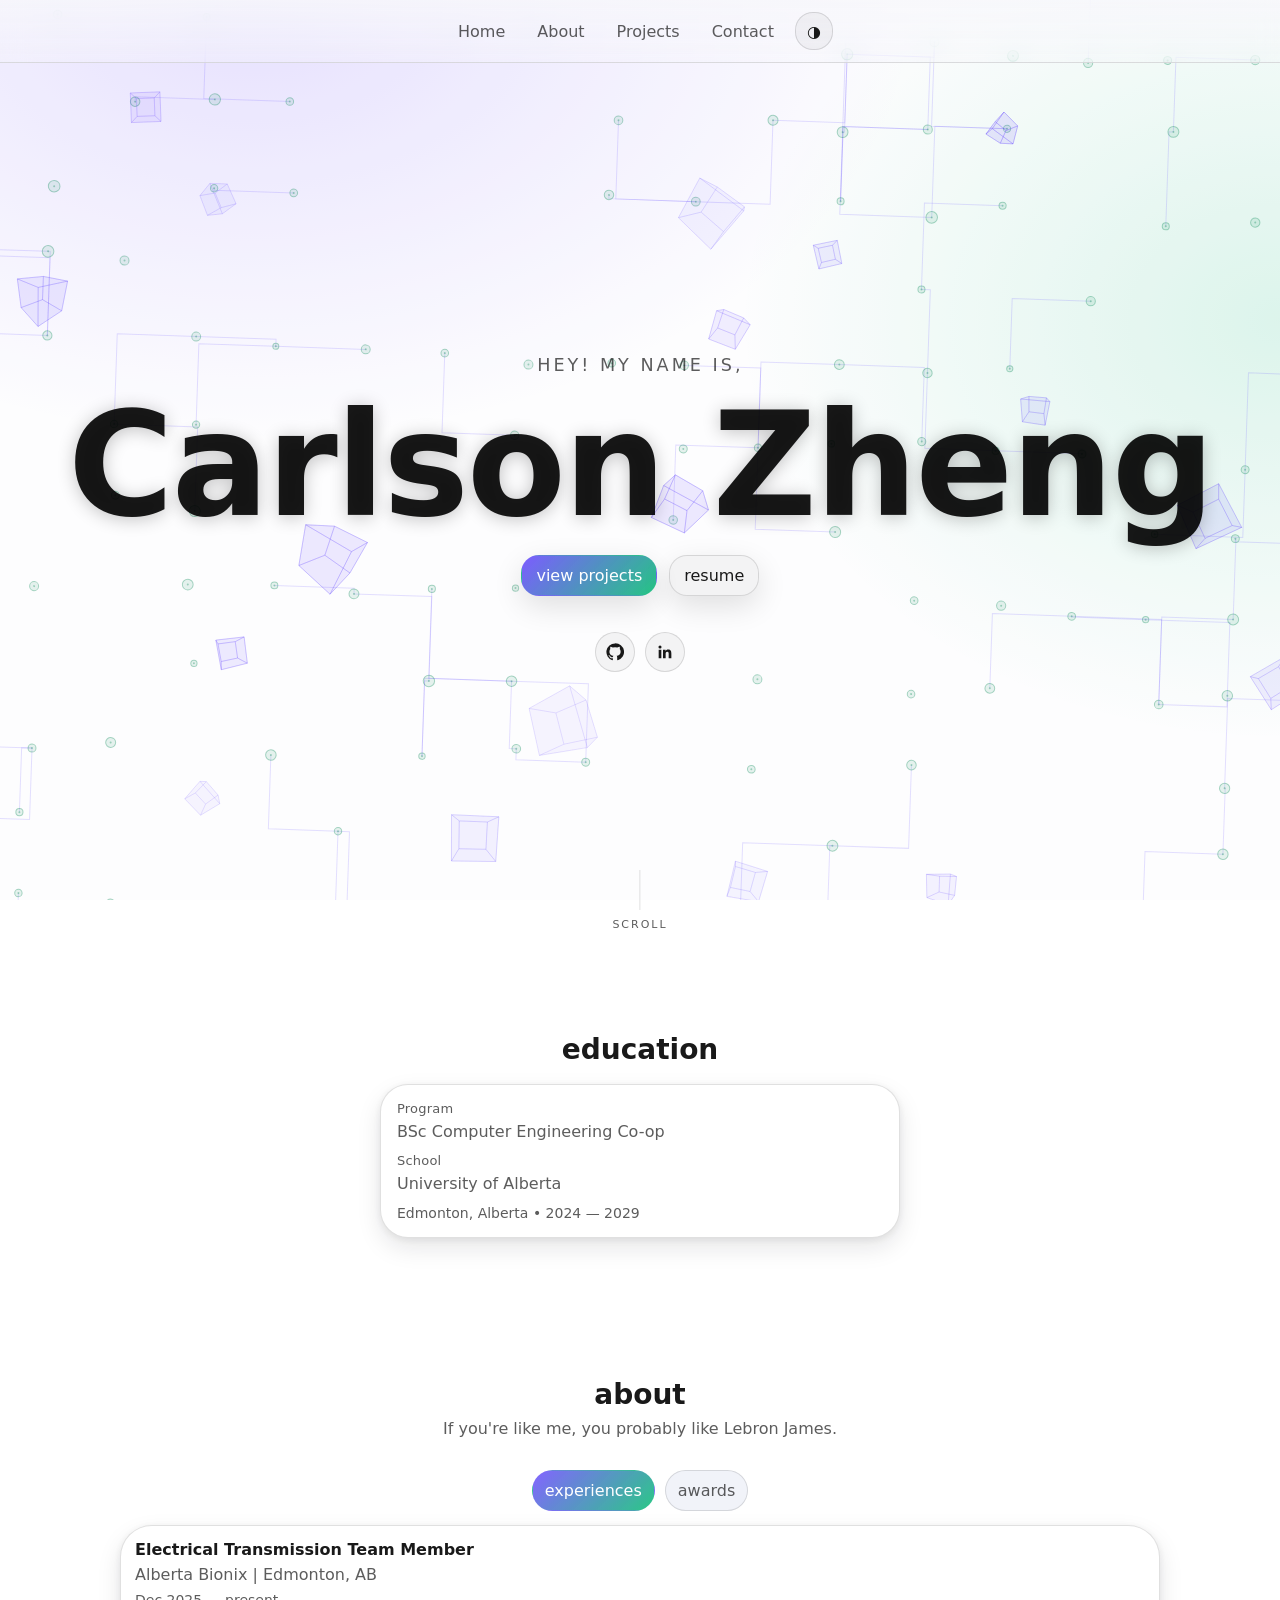
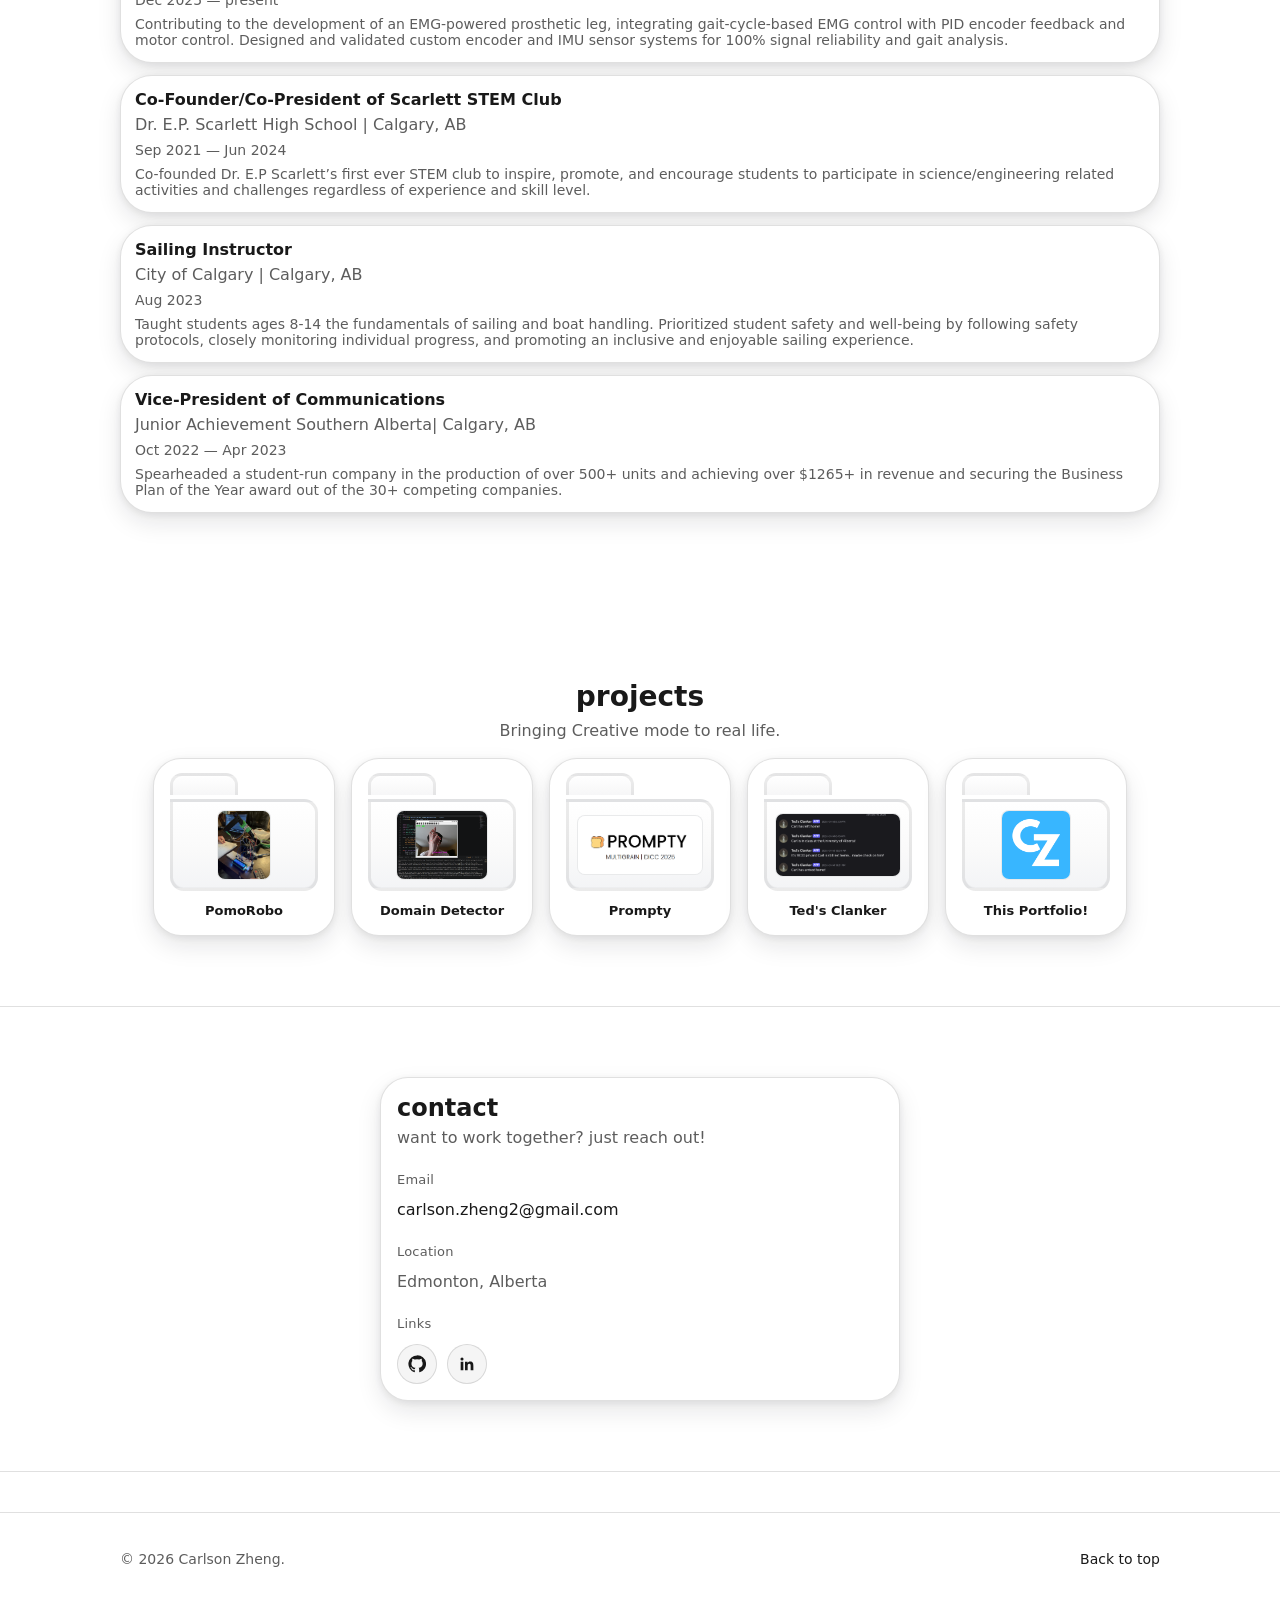
<file: index.html>
<!doctype html>
<html lang="en" data-theme="light">
  <head>
    <meta charset="UTF-8" />
    <meta name="viewport" content="width=device-width, initial-scale=1.0" />
    <meta name="description" content="Personal portfolio: projects, experience, and about." />
    <title>Carlson Zheng</title>
    <link rel="icon" href="./assets/logo.png" type="image/png" />
    <link rel="alternate icon" href="./assets/logo.png" type="image/svg+xml" />
    <link rel="stylesheet" href="./styles.css" />
  </head>
  <body>
    <a class="skip-link" href="#main">Skip to content</a>

    <canvas id="pcbCanvas"></canvas>

    <header class="site-header">
      <div class="container header-inner">
        <nav class="nav" aria-label="Primary">
          <a class="nav-link" href="#home">Home</a>
          <a class="nav-link" href="#about">About</a>
          <a class="nav-link" href="#projects">Projects</a>
          <a class="nav-link" href="#contact">Contact</a>
          <button id="themeToggle" class="icon-button press-btn" type="button" aria-label="Toggle theme">
            <span aria-hidden="true" id="themeIcon">◐</span>
          </button>
        </nav>
      </div>
    </header>

    <main id="main" class="site-main">
      <section id="home" class="hero hero-fullscreen">
        <div class="hero-name-wrap" id="heroNameWrap">
          <p class="kicker" id="heroKicker">portfolio</p>
          <h1 class="hero-name" id="heroName">your name</h1>
          <div class="hero-actions">
            <a class="button primary press-btn" href="#projects">view projects</a>
            <a class="button press-btn" id="resumeButton" href="./resume.html" target="_blank" rel="noreferrer">resume</a>
          </div>
          <div class="hero-links" id="heroLinks" aria-label="Social links"></div>
        </div>
        <div class="scroll-hint" aria-hidden="true">
          <span class="scroll-hint-line"></span>
          <span class="scroll-hint-text">scroll</span>
        </div>
      </section>

      <section id="education" class="section section-reveal">
        <div class="container">
          <div class="section-head reveal-card">
            <h2>education</h2>
          </div>
          <section class="card edu-box reveal-card" aria-label="Education">
            <div class="stack">
              <div>
                <p class="label" style="margin:0 0 6px 0">Program</p>
                <p class="muted" id="eduProgram" style="margin:0">—</p>
              </div>
              <div>
                <p class="label" style="margin:0 0 6px 0">School</p>
                <p class="muted" id="eduSchool" style="margin:0">—</p>
              </div>
              <div class="stack" style="gap:6px">
                <p class="muted small" id="eduMeta" style="margin:0">—</p>
              </div>
            </div>
          </section>
        </div>
      </section>

      <section id="about" class="section section-reveal">
        <div class="container">
          <div class="section-head reveal-card">
            <h2>about</h2>
            <p class="muted" id="aboutSubtitle"></p>
          </div>
          <section class="mini-block reveal-card" aria-label="About me">
            <p class="mini-text" id="aboutMeText"></p>
          </section>
          <div class="tabs reveal-card" role="tablist" aria-label="About tabs">
            <button class="tab is-active press-btn" type="button" role="tab" aria-selected="true" aria-controls="tabExp" id="tabExpBtn">
              experiences
            </button>
            <button class="tab press-btn" type="button" role="tab" aria-selected="false" aria-controls="tabAwards" id="tabAwardsBtn">
              awards
            </button>
          </div>
          <div class="tab-panels">
            <div class="tab-panel" role="tabpanel" id="tabAwards" aria-labelledby="tabAwardsBtn">
              <div class="stack" id="awardsList"></div>
            </div>
            <div class="tab-panel is-active" role="tabpanel" id="tabExp" aria-labelledby="tabExpBtn">
              <div class="stack" id="expList"></div>
            </div>
          </div>
        </div>
      </section>

      <section id="projects" class="section section-reveal">
        <div class="container">
          <div class="section-head reveal-card">
            <h2>projects</h2>
            <p class="muted">Bringing Creative mode to real life.</p>
          </div>
          <div class="grid projects-folder-grid" id="projectsGrid" aria-live="polite"></div>
        </div>
      </section>

      <section id="contact" class="section alt section-reveal">
        <div class="container">
          <div class="card contact-compact reveal-card">
            <div class="stack">
              <div class="contact-compact-top">
                <h2 style="margin:0">contact</h2>
                <p class="muted" style="margin:0">want to work together? just reach out!</p>
              </div>
              <div>
                <p class="label">Email</p>
                <a id="emailLink" class="link" href="mailto:you@example.com">you@example.com</a>
              </div>
              <div>
                <p class="label">Location</p>
                <p id="locationText" class="muted" style="margin:0">Your City</p>
              </div>
              <div>
                <p class="label">Links</p>
                <div id="contactLinks" class="contact-links"></div>
              </div>
            </div>
          </div>
        </div>
      </section>
    </main>

    <footer class="site-footer">
      <div class="container footer-inner">
        <p class="muted small">
          © <span id="year"></span> <span id="footerName">Your Name</span>.
        </p>
        <a class="muted small link" href="#main">Back to top</a>
      </div>
    </footer>

    <dialog class="modal" id="projectModal" aria-label="Project details">
      <div class="modal-inner">
        <button class="modal-close press-btn" id="modalClose" type="button" aria-label="Close">×</button>
        <div class="stack">
          <h3 id="modalTitle" style="margin:0">Project</h3>
          <p id="modalDesc" class="muted" style="margin:0"></p>
          <div id="modalTags" class="chip-row"></div>
          <div id="modalHighlights" class="muted"></div>
          <div id="modalLinks" class="contact-links"></div>
        </div>
      </div>
    </dialog>

    <script src="./app.js?v=5" type="module"></script>
  </body>
</html>
</file>
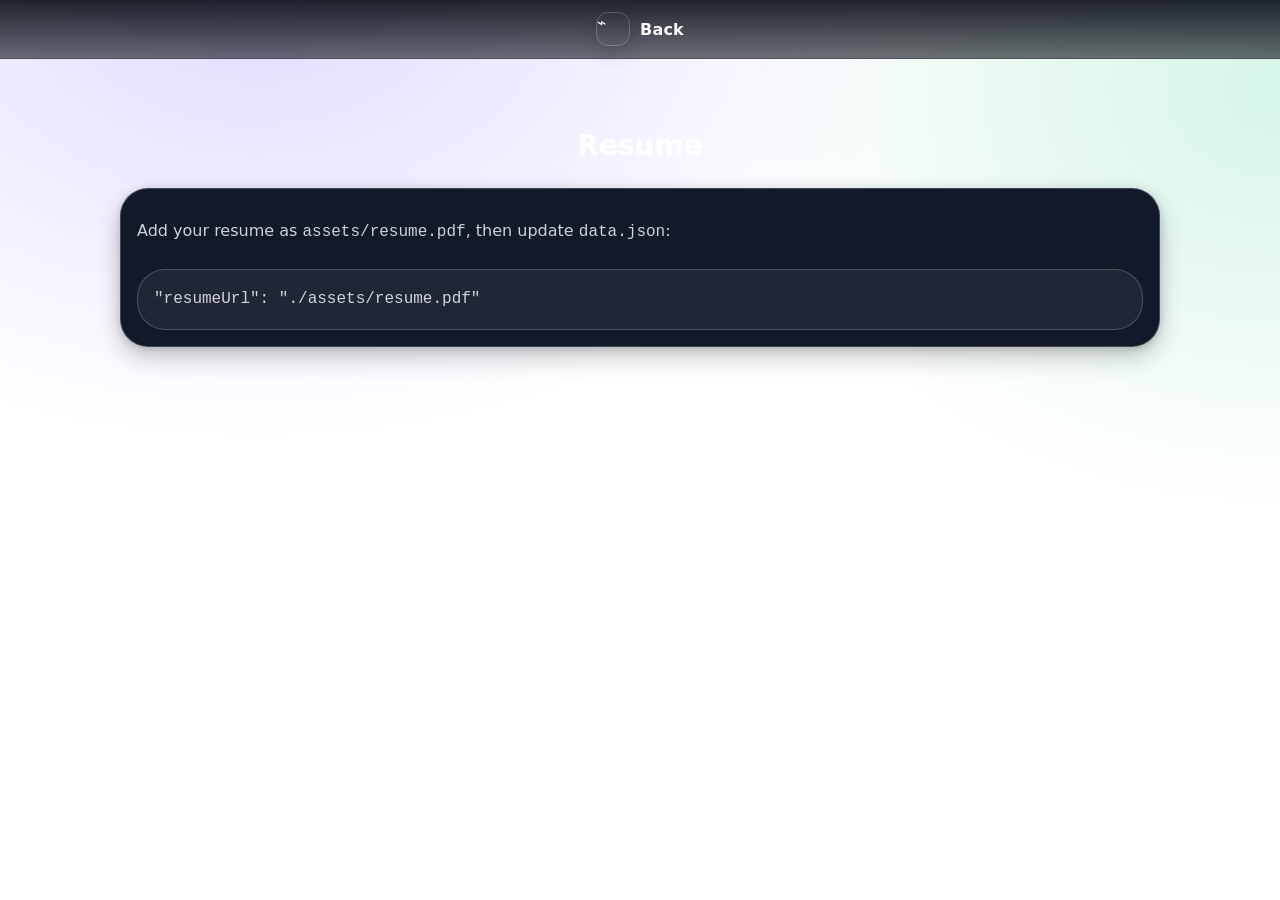
<file: resume.html>
<!doctype html>
<html lang="en">
  <head>
    <meta charset="UTF-8" />
    <meta name="viewport" content="width=device-width, initial-scale=1.0" />
    <title>Resume</title>
    <link rel="icon" href="./assets/favicon.svg" type="image/svg+xml" />
    <link rel="stylesheet" href="./styles.css" />
  </head>
  <body>
    <header class="site-header">
      <div class="container header-inner">
        <a class="brand" href="./">
          <span class="brand-mark" aria-hidden="true">⌁</span>
          <span class="brand-text">Back</span>
        </a>
      </div>
    </header>

    <main class="site-main">
      <section class="section">
        <div class="container">
          <div class="section-head">
            <h2>Resume</h2>
            <p class="muted"></p>
          </div>

          <div class="card stack">
            <p class="muted">
              Add your resume as <code>assets/resume.pdf</code>, then update <code>data.json</code>:
            </p>
            <pre class="prose" style="margin:0"><code>"resumeUrl": "./assets/resume.pdf"</code></pre>
          </div>
        </div>
      </section>
    </main>
  </body>
</html>
</file>
<file: styles.css>
:root{
  --bg: #0b1220;
  --surface: #121a2a;
  --surface-2: #1a2438;
  --panel: rgba(255,255,255,.06);
  --panel2: rgba(255,255,255,.08);
  --text: rgba(255,255,255,.97);
  --muted: rgba(255,255,255,.80);
  --border: rgba(255,255,255,.20);
  --shadow: 0 10px 24px rgba(0,0,0,.22), 0 2px 8px rgba(0,0,0,.16);
  --accent: #7c5cff;
  --accent2: #19c37d;
  --ring: rgba(124,92,255,.35);
  --max: 1080px;
  --radius: 20px;
  --radius2: 28px;
  --font: ui-sans-serif, system-ui, -apple-system, Segoe UI, Roboto, Helvetica, Arial, "Apple Color Emoji","Segoe UI Emoji";
}

:root[data-theme="light"]{
  --bg: #f7f7fb;
  --surface: #ffffff;
  --surface-2: #f1f3f9;
  --panel: rgba(0,0,0,.04);
  --panel2: rgba(0,0,0,.06);
  --text: rgba(0,0,0,.90);
  --muted: rgba(0,0,0,.64);
  --border: rgba(0,0,0,.12);
  --shadow: 0 10px 24px rgba(20,20,30,.10), 0 2px 8px rgba(20,20,30,.08);
  --accent: #5b3fff;
  --accent2: #960cd1;
  --ring: rgba(91,63,255,.25);
}

*{box-sizing:border-box}
html{scroll-behavior:smooth}
body{
  margin:0;
  font-family:var(--font);
  color:var(--text);
  background-color: var(--bg);
  background:
    radial-gradient(1200px 800px at 20% 0%, rgba(124,92,255,.22), transparent 55%),
    radial-gradient(900px 700px at 100% 10%, rgba(25,195,125,.18), transparent 60%),
    radial-gradient(900px 700px at 40% 100%, rgba(255,255,255,.07), transparent 60%);
  position: relative;
  min-height: 100vh;
}

/* Dark theme: toned-down glows behind the PCB so the page reads as a deep slab */
:root[data-theme="dark"] body {
  background-color: var(--bg);
  background-image:
    radial-gradient(1180px 760px at 18% -2%, rgba(58,42,132, 0.10), transparent 56%),
    radial-gradient(860px 600px at 96% 6%, rgba(12,92,72, 0.07), transparent 60%),
    radial-gradient(820px 640px at 42% 100%, rgba(255,255,255, 0.028), transparent 56%);
}

a{color:inherit}
img{max-width:100%;display:block}
button, input, textarea{font:inherit}
code{font-family: ui-monospace, SFMono-Regular, Menlo, Monaco, Consolas, "Liberation Mono","Courier New", monospace}

.container{max-width:var(--max);margin:0 auto;padding:0 20px}
.muted{color:var(--muted)}
.small{font-size:14px}
.spacer{height:14px}
.stack{display:grid;gap:12px}

.skip-link{
  position:absolute;left:-999px;top:10px;
  padding:10px 12px;border-radius:12px;
  background:var(--panel2);border:1px solid var(--border);
}
.skip-link:focus{left:10px;outline:3px solid var(--ring)}

.site-header{
  position:sticky;top:0;z-index:50;
  backdrop-filter: blur(14px);
  background: linear-gradient(to bottom, rgba(8,12,21,.90), rgba(8,12,21,.58));
  border-bottom:1px solid var(--border);
}
:root[data-theme="light"] .site-header{
  background: linear-gradient(to bottom, rgba(247,247,251,.85), rgba(247,247,251,.35));
}
.header-inner{
  display:flex;align-items:center;justify-content:center;
  gap:18px;padding:12px 0;
}

.brand{display:flex;align-items:center;gap:10px;text-decoration:none}
.brand-mark{
  width:34px;
  height:34px;
  border-radius:12px;
  object-fit:cover;
  display:block;
  border:1px solid var(--border);
  box-shadow:0 8px 18px rgba(0,0,0,.15);
}
.brand-text{font-weight:700;letter-spacing:.2px}

.nav{display:flex;align-items:center;gap:10px;flex-wrap:wrap;justify-content:flex-end}
.nav{justify-content:center}
.nav-link{
  text-decoration:none;
  padding:8px 10px;border-radius:16px;
  color:var(--muted);
  border:1px solid transparent;
}
.nav-link:hover{color:var(--text);background:var(--panel);border-color:var(--border)}
.icon-button{
  height:38px;width:38px;border-radius:18px;
  display:grid;place-items:center;
  border:1px solid var(--border);
  background:var(--panel);
  color:var(--text);
  cursor:pointer;
}
.icon-button:hover{background:var(--panel2)}
.icon-button:focus-visible{outline:3px solid var(--ring);outline-offset:2px}

.site-main{padding-bottom:40px}
.site-main{position:relative;z-index:2}
.section{padding:70px 0}
.section.alt{
  border-top:1px solid var(--border);
  border-bottom:1px solid var(--border);
  background: transparent;
}
.section-head{
  display:flex;
  flex-direction:column;
  align-items:center;
  justify-content:center;
  gap:8px;
  margin-bottom:18px;
  text-align:center;
}
.section-head h2{margin:0;font-size:28px}
.section-head p{margin:0}

.hero{padding:66px 0 40px}
.hero-minimal .container{
  display:grid;
  gap:14px;
  justify-items:center;
  text-align:center;
}
.kicker{
  margin:0;
  color:var(--muted);
  letter-spacing:.5px;
}
.hero-name{
  margin:0;
  font-size:56px;
  line-height:1.02;
  letter-spacing:-1.2px;
}
.mini-block{display:grid;gap:8px;max-width:70ch}
.mini-block{justify-items:center;text-align:center}
.mini-title{
  margin:0;
  font-size:18px;
  font-weight:800;
}
.mini-text{margin:0;color:var(--muted);line-height:1.7}
.hero-grid{
  display:grid;
  grid-template-columns: 1.2fr .8fr;
  gap:26px;
  align-items:start;
}
.eyebrow{
  display:inline-flex;align-items:center;gap:8px;
  padding:6px 10px;border-radius:999px;
  background:var(--panel);
  border:1px solid var(--border);
  color:var(--muted);
  margin:0 0 14px 0;
}
.eyebrow::before{
  content:"";
  width:9px;height:9px;border-radius:999px;
  background:var(--accent2);
  box-shadow: 0 0 0 4px rgba(25,195,125,.18);
}
.hero-title{margin:0 0 10px 0;font-size:48px;line-height:1.05;letter-spacing:-.8px}
.hero-subtitle{margin:0 0 18px 0;color:var(--muted);font-size:18px;line-height:1.5}

.hero-actions{display:flex;gap:12px;flex-wrap:wrap;justify-content:center}
.button{
  display:inline-flex;align-items:center;justify-content:center;
  padding:10px 14px;border-radius:18px;
  text-decoration:none;
  border:1px solid var(--border);
  background:var(--panel);
  color:var(--text);
  box-shadow: 0 10px 30px rgba(0,0,0,.12);
}
.button:hover{background:var(--panel2)}
.button.primary{
  border-color: transparent;
  background: linear-gradient(135deg, rgba(124,92,255,1), rgba(25,195,125,.95));
  color:white;
}
.button.primary:hover{filter:saturate(1.05) brightness(1.02)}
.button:focus-visible{outline:3px solid var(--ring);outline-offset:2px}

.hero-links{margin-top:18px;display:flex;gap:10px;flex-wrap:wrap;justify-content:center}
.pill{
  display:inline-flex;align-items:center;gap:8px;
  padding:8px 10px;border-radius:999px;
  background:var(--panel);
  border:1px solid var(--border);
  text-decoration:none;
  color:var(--muted);
}
.pill:hover{color:var(--text);background:var(--panel2)}
.pill-icon{
  width:40px;
  height:40px;
  padding:0;
  justify-content:center;
  color:var(--text);
}
.pill-icon svg{display:block}
.project-link-icon{
  width:36px;
  height:36px;
}

.hero-card{
  border-radius:var(--radius2);
  background:linear-gradient(180deg, rgba(255,255,255,.08), rgba(255,255,255,.04));
  border:1px solid var(--border);
  box-shadow: var(--shadow);
  padding:16px;
  position:sticky;
  top:78px;
}
.hero-card-top{display:flex;gap:12px;align-items:center;margin-bottom:12px}
.avatar{
  width:54px;height:54px;border-radius:18px;
  background: radial-gradient(circle at 20% 20%, rgba(255,255,255,.14), transparent 55%),
              linear-gradient(135deg, rgba(124,92,255,.9), rgba(25,195,125,.7));
  display:grid;place-items:center;color:white;font-weight:800;
  box-shadow:0 12px 28px rgba(124,92,255,.18);
}
.avatar-initials{letter-spacing:.8px}
.card-title{margin:0;font-weight:800}
.card-subtitle{margin:2px 0 0 0;color:var(--muted);font-size:14px}

.facts{margin:0;display:grid;gap:10px}
.facts .fact{
  display:flex;justify-content:space-between;gap:10px;
  padding:10px 12px;border-radius:14px;
  background:var(--panel);
  border:1px solid var(--border);
}
.facts dt{margin:0;color:var(--muted)}
.facts dd{margin:0;font-weight:600}

.grid{
  display:grid;
  grid-template-columns: repeat(12, 1fr);
  gap:14px;
}
.card{
  border-radius:var(--radius2);
  background: var(--surface);
  border:1px solid var(--border);
  box-shadow: var(--shadow);
  padding:16px;
}
.project{
  grid-column: span 6;
  display:flex;flex-direction:column;gap:12px;
}
.project{
  cursor:pointer;
  transition: transform .22s cubic-bezier(.22,.68,0,1.15), box-shadow .22s ease, border-color .22s ease;
}
.project:hover{
  transform: translateY(-6px) scale(1.01);
  box-shadow: 0 18px 34px rgba(0,0,0,.22), 0 6px 14px rgba(0,0,0,.16);
  border-color: rgba(124,92,255,.45);
}
.project:focus-within{outline:3px solid var(--ring);outline-offset:2px}
.project-media{
  width:100%;
  aspect-ratio: 16 / 9;
  border-radius:18px;
  border:1px solid var(--border);
  background: rgba(255,255,255,.03);
  object-fit: cover;
}
:root[data-theme="light"] .project-media{background: rgba(0,0,0,.03)}

.grid.projects-folder-grid{
  display:flex;
  flex-wrap:wrap;
  justify-content:center;
  align-items:flex-start;
  gap:18px 16px;
}
.project-folder.card{
  flex:0 1 auto;
  width:min(182px, 100%);
  max-width:182px;
  margin:0;
  padding:14px 12px 16px;
  display:flex;
  flex-direction:column;
  align-items:center;
  gap:12px;
  cursor:pointer;
  transition: transform .22s cubic-bezier(.22,.68,0,1.15), box-shadow .22s ease, border-color .22s ease;
}
.project-folder:hover{
  transform: translateY(-5px);
  box-shadow: 0 18px 34px rgba(0,0,0,.22), 0 6px 14px rgba(0,0,0,.16);
}
:root[data-theme="light"] .project-folder:hover{
  border-color: rgba(0,0,0,.16);
}
:root[data-theme="dark"] .project-folder:hover{
  border-color: rgba(255,255,255,.22);
}
.project-folder:focus-visible{
  outline:3px solid var(--ring);
  outline-offset:2px;
}
.project-folder-shape{
  position:relative;
  width:min(148px, 100%);
  height:clamp(100px, 28vw, 118px);
}
/* Folder tab — near-white + whisper of grey */
.project-folder-tab{
  position:absolute;
  left:0;
  top:0;
  width:46%;
  height:18%;
  min-height:22px;
  border-radius:12px 12px 0 0;
  background:linear-gradient(180deg, #ffffff 0%, #f6f6f7 100%);
  border:3px solid rgba(0,0,0,.07);
  border-bottom:none;
  box-shadow:inset 0 1px 0 rgba(255,255,255,.9);
}
:root[data-theme="dark"] .project-folder-tab{
  background:linear-gradient(180deg, #3a3d42 0%, #313338 100%);
  border-color: rgba(255,255,255,.1);
  box-shadow:inset 0 1px 0 rgba(255,255,255,.12);
}
.project-folder-pocket{
  position:absolute;
  left:0;
  right:0;
  top:22%;
  bottom:0;
  border-radius:0 14px 14px 14px;
  background:linear-gradient(180deg, #ffffff 0%, #fafafa 55%, #f3f4f6 100%);
  border:3px solid rgba(0,0,0,.08);
  box-shadow:
    inset 0 1px 0 rgba(255,255,255,.95),
    inset 0 -1px 0 rgba(0,0,0,.025);
  padding:8px;
  display:flex;
  align-items:center;
  justify-content:center;
  overflow:hidden;
  min-height:0;
}
:root[data-theme="dark"] .project-folder-pocket{
  background:linear-gradient(180deg, #34363d 0%, #2e3036 55%, #282a30 100%);
  border-color: rgba(255,255,255,.08);
  box-shadow:
    inset 0 1px 0 rgba(255,255,255,.08),
    inset 0 -1px 0 rgba(0,0,0,.35);
}
/* Scale preview to fully fit inside pocket (no overflow / odd crops) */
.project-folder-thumb{
  display:block;
  width:auto;
  height:auto;
  max-width:100%;
  max-height:100%;
  min-width:0;
  min-height:0;
  object-fit:contain;
  object-position:center;
  border-radius:8px;
  border:1px solid rgba(0,0,0,.06);
  background:#f8f9fa;
  flex:0 1 auto;
}
:root[data-theme="dark"] .project-folder-thumb{
  border-color:rgba(255,255,255,.08);
  background:rgba(0,0,0,.2);
}
.project-folder-placeholder{
  align-self:stretch;
  width:100%;
  min-height:52px;
  flex:1 1 auto;
  border-radius:8px;
  border:1px dashed var(--border);
  background:var(--panel);
  opacity:.75;
}
.project-folder-title{
  margin:0;
  font-size:13px;
  font-weight:700;
  line-height:1.25;
  text-align:center;
  color:var(--text);
  max-width:100%;
}

.project h3{margin:0;font-size:18px}
.project p{margin:0;color:var(--muted);line-height:1.5}
.project .meta{display:flex;gap:10px;flex-wrap:wrap;align-items:center}
.tag{
  font-size:12px;
  padding:6px 8px;border-radius:999px;
  background:var(--panel);
  border:1px solid var(--border);
  color:var(--muted);
}
.project .links{display:flex;gap:10px;flex-wrap:wrap;margin-top:auto}
.link{
  color:var(--text);
  text-decoration:none;
  border-bottom:1px solid rgba(255,255,255,.24);
}
.link:hover{border-bottom-color:rgba(255,255,255,.50)}
:root[data-theme="light"] .link{
  border-bottom:1px solid transparent;
}
:root[data-theme="light"] .link:hover{border-bottom-color:var(--border)}

.timeline{display:grid;gap:14px}
.role{display:grid;gap:8px}
.role-top{
  display:flex;justify-content:space-between;gap:12px;flex-wrap:wrap;align-items:baseline
}
.role-title{margin:0;font-weight:800}
.role-org{margin:0;color:var(--muted)}
.role-dates{color:var(--muted);font-size:14px}
.role ul{margin:0;padding-left:18px;color:var(--muted);line-height:1.6}

.about-grid{
  display:grid;
  grid-template-columns: 1.2fr .8fr;
  gap:16px;
  align-items:start;
}
.prose{
  border-radius:var(--radius2);
  padding:16px;
  border:1px solid var(--border);
  background:var(--panel);
  line-height:1.7;
  color:var(--muted);
}
.prose p{margin:0 0 12px 0}
.prose p:last-child{margin-bottom:0}
.card-heading{margin:0 0 10px 0;font-size:14px;color:var(--muted);letter-spacing:.4px;text-transform:uppercase}
.chip-row{display:flex;gap:8px;flex-wrap:wrap}
.chip{
  padding:7px 10px;border-radius:999px;
  border:1px solid var(--border);
  background:var(--panel);
  color:var(--muted);
  font-size:13px;
}

.contact-grid{
  display:grid;
  grid-template-columns: .9fr 1.1fr;
  gap:14px;
  align-items:start;
}
.contact-card .label{margin:0 0 6px 0}
.label{font-size:13px;color:var(--muted);letter-spacing:.2px}
.contact-links{display:flex;gap:10px;flex-wrap:wrap}

.contact-compact{
  max-width: 520px;
  margin: 0 auto;
  padding: 16px;
}
.contact-compact-top{display:grid;gap:6px}

.edu-box{
  width: min(100%, 520px);
  margin: 0 auto;
}

textarea{
  width:100%;
  padding:12px 12px;
  border-radius:14px;
  border:1px solid var(--border);
  background: rgba(255,255,255,.04);
  color: var(--text);
  resize: vertical;
  min-height: 120px;
}
:root[data-theme="light"] textarea{background: rgba(0,0,0,.03)}
textarea:focus{outline:3px solid var(--ring);outline-offset:2px}
.form-row{display:grid;gap:8px}

.site-footer{
  border-top:1px solid var(--border);
  padding:24px 0;
  background: transparent;
}
.footer-inner{display:flex;justify-content:space-between;gap:16px;flex-wrap:wrap;align-items:center}

.tabs{display:flex;gap:10px;flex-wrap:wrap;margin:14px 0}
.tabs{justify-content:center}
.tab{
  border:1px solid var(--border);
  background:var(--surface-2);
  color:var(--muted);
  padding:10px 12px;
  border-radius:999px;
  cursor:pointer;
}
.tab:hover{background:var(--panel2);color:var(--text)}
.tab.is-active{
  background: linear-gradient(135deg, rgba(124,92,255,.95), rgba(25,195,125,.92));
  border-color: transparent;
  color:white;
  animation: tabPop 220ms cubic-bezier(.22,.68,0,1.35);
}
.tab-panels{
  margin-top:10px;
  position: relative;
  overflow: visible;
  transition: height 220ms ease;
  padding: 2px 4px;
}
.tab-panel{
  display:block;
  position: absolute;
  inset: 0;
  opacity:0;
  transform: translateX(0);
  pointer-events:none;
  transition: opacity 220ms ease, transform 240ms ease;
}
.tab-panel.is-active{
  position: absolute;
  inset: 0;
  opacity:1;
  transform: translateX(0);
  pointer-events:auto;
  z-index: 1;
}
.tab-panel.is-leaving{
  position: absolute;
  inset: 0;
  opacity:0;
  transform: translateX(0);
  pointer-events: none;
  z-index: 2;
}
.tab-panels[data-dir="left"] .tab-panel.is-entering{
  opacity:0;
  transform: translateX(-14px);
}
.tab-panels[data-dir="right"] .tab-panel.is-entering{
  opacity:0;
  transform: translateX(14px);
}
.tab-panel .stack{gap:12px}

.item{
  padding:14px 14px;
  border-radius:32px;
  border:1px solid var(--border);
  background: var(--surface);
  box-shadow: var(--shadow);
}
.item h3{margin:0 0 6px 0;font-size:16px}
.item .sub{margin:0;color:var(--muted)}
.item .meta-line{margin:8px 0 0 0;color:var(--muted);font-size:14px}

.modal{
  border:0;
  padding:0;
  background:transparent;
  /* Native <dialog> UA styles use CanvasText; inherit themed foreground instead */
  color:var(--text);
}
.modal::backdrop{background:rgba(0,0,0,.55)}
.modal-inner{
  margin: 10vh auto;
  width: min(740px, calc(100vw - 30px));
  border-radius: 22px;
  border:1px solid var(--border);
  background: linear-gradient(180deg, rgba(20,25,35,.96), rgba(12,16,24,.96));
  box-shadow: var(--shadow);
  padding:16px;
  position:relative;
}
:root[data-theme="light"] .modal-inner{
  background: linear-gradient(180deg, rgba(255,255,255,.98), rgba(247,247,251,.98));
}
.modal-close{
  position:absolute;
  top:10px;right:10px;
  height:38px;width:38px;border-radius:18px;
  display:grid;place-items:center;
  border:1px solid rgba(255,255,255,.28);
  background: rgba(12,18,30,.86);
  color: rgba(255,255,255,.98);
  font-size: 22px;
  line-height: 1;
  font-weight: 700;
  cursor:pointer;
  z-index: 10;
  pointer-events: auto;
  backdrop-filter: blur(6px);
}
.modal-close:hover{
  background: rgba(20,28,45,.94);
  border-color: rgba(255,255,255,.38);
}
:root[data-theme="light"] .modal-close{
  border:1px solid rgba(0,0,0,.20);
  background: rgba(255,255,255,.94);
  color: rgba(0,0,0,.90);
}
:root[data-theme="light"] .modal-close:hover{
  background: rgba(245,247,252,.98);
  border-color: rgba(0,0,0,.30);
}
.modal-media{
  width:100%;
  aspect-ratio: 16 / 9;
  border-radius:18px;
  border:1px solid var(--border);
  background: rgba(255,255,255,.03);
  object-fit: cover;
}
:root[data-theme="light"] .modal-media{background: rgba(0,0,0,.03)}
.modal-media.modal-media--gif{
  object-fit:contain;
  background:var(--surface-2);
}

@media (max-width: 920px){
  .hero-grid{grid-template-columns: 1fr}
  .hero-card{position:relative;top:0}
  .hero-title{font-size:40px}
  .hero-name{font-size:44px}
  .project{grid-column: span 12}
  .about-grid{grid-template-columns: 1fr}
  .contact-grid{grid-template-columns: 1fr}
}

/* ── PCB CANVAS BACKGROUND ── */
#pcbCanvas {
  position: fixed;
  inset: 0;
  width: 100%;
  height: 100%;
  z-index: 0;
  pointer-events: none;
}

.site-header,
.site-footer {
  position: relative;
  z-index: 2;
}

/* ── FULLSCREEN HERO ── */
.hero-fullscreen {
  position: relative;
  min-height: 100vh;
  display: flex;
  flex-direction: column;
  align-items: center;
  justify-content: center;
  padding: 0;
  overflow: hidden;
}

.hero-name-wrap {
  display: flex;
  flex-direction: column;
  align-items: center;
  text-align: center;
  gap: 18px;
  will-change: transform, opacity;
  transition: transform 0.05s linear, opacity 0.05s linear;
  padding: 0 16px;
  opacity: 1;
}

.hero-fullscreen .hero-name {
  font-size: clamp(2.5rem, 12vw, 9rem);
  line-height: 1;
  letter-spacing: -2px;
  margin: 0;
  white-space: nowrap;
  color: var(--text);
  text-shadow: 0 2px 18px rgba(0,0,0,.24);
  opacity: 0;
  animation: heroTitleFadeIn 3.6s cubic-bezier(.22,.68,0,1.08) 0.38s forwards;
}

.hero-fullscreen .kicker {
  font-size: clamp(0.75rem, 2vw, 1.1rem);
  letter-spacing: 3px;
  text-transform: uppercase;
  color: var(--muted);
  margin: 0;
  opacity: 0;
  animation: heroKickerFadeIn 2.8s cubic-bezier(.22,.68,0,1.08) 0.12s forwards;
}
.hero-name-wrap .hero-actions {
  opacity: 0;
  animation: heroRestFadeIn 0.65s ease-out 1.25s forwards;
}
.hero-name-wrap .hero-links {
  opacity: 0;
  animation: heroRestFadeIn 0.65s ease-out 1.85s forwards;
}
:root[data-theme="dark"] .hero-fullscreen .hero-name {
  color: rgba(255,255,255,.98);
}

/* ── SCROLL HINT ── */
.scroll-hint {
  position: absolute;
  bottom: 32px;
  left: 50%;
  transform: translateX(-50%);
  display: flex;
  flex-direction: column;
  align-items: center;
  gap: 8px;
  opacity: 0;
  animation: fadeInHint 0.9s ease 2.85s forwards;
}
.scroll-hint-line {
  width: 1px;
  height: 40px;
  background: var(--border);
  display: block;
  animation: scrollPulse 1.6s ease-in-out 2.85s infinite;
}
.scroll-hint-text {
  font-size: 11px;
  letter-spacing: 2px;
  text-transform: uppercase;
  color: var(--muted);
}
@keyframes fadeInHint {
  to { opacity: 1; }
}
@keyframes heroKickerFadeIn {
  from {
    opacity: 0;
    transform: translateY(14px);
  }
  to {
    opacity: 1;
    transform: translateY(0);
  }
}
@keyframes heroTitleFadeIn {
  from {
    opacity: 0;
    transform: translateY(22px);
  }
  to {
    opacity: 1;
    transform: translateY(0);
  }
}
@keyframes heroRestFadeIn {
  from {
    opacity: 0;
    transform: translateY(10px);
  }
  to {
    opacity: 1;
    transform: translateY(0);
  }
}
@keyframes tabPop {
  0% { transform: scale(.96); }
  60% { transform: scale(1.05); }
  100% { transform: scale(1); }
}
@keyframes panelPop {
  0% { opacity: 0; transform: translateY(10px) scale(.98); }
  70% { opacity: 1; transform: translateY(-2px) scale(1.01); }
  100% { opacity: 1; transform: translateY(0) scale(1); }
}
@keyframes scrollPulse {
  0%, 100% { transform: scaleY(1); opacity: 0.5; }
  50% { transform: scaleY(1.3); opacity: 1; }
}

/* ── BUTTON PRESS EFFECT ── */
.press-btn {
  transition: transform 0.08s cubic-bezier(.25,.8,.25,1),
              box-shadow 0.08s cubic-bezier(.25,.8,.25,1),
              filter 0.08s ease;
}
.press-btn:active {
  transform: scale(0.94) translateY(1px) !important;
  filter: brightness(0.92);
  box-shadow: 0 1px 4px rgba(0,0,0,.12) !important;
}

/* ── REVEAL ANIMATIONS ── */
.reveal-card {
  opacity: 0;
  transform: translateY(28px) scale(0.98);
  transition:
    opacity 0.55s cubic-bezier(.22,.68,0,1.2),
    transform 0.55s cubic-bezier(.22,.68,0,1.2);
}
.reveal-card.is-visible {
  opacity: 1;
  transform: translateY(0) scale(1);
}

/* Stagger children inside a grid when they have reveal-card */
.grid .reveal-card:nth-child(2) { transition-delay: 0.08s; }
.grid .reveal-card:nth-child(3) { transition-delay: 0.16s; }
.grid .reveal-card:nth-child(4) { transition-delay: 0.24s; }
.stack .reveal-card:nth-child(2) { transition-delay: 0.07s; }
.stack .reveal-card:nth-child(3) { transition-delay: 0.14s; }
.stack .reveal-card:nth-child(4) { transition-delay: 0.21s; }

/* ── MODAL POP ANIMATION ── */
dialog.modal[open] .modal-inner {
  animation: modalPop 0.32s cubic-bezier(.22,.68,0,1.35) both;
}
@keyframes modalPop {
  from { opacity: 0; transform: scale(0.88) translateY(20px); }
  to   { opacity: 1; transform: scale(1) translateY(0); }
}

/* ── PROJECT FOLDER TILE ── */
.project-folder.reveal-card {
  cursor: pointer;
}

/* ── HERO NAME SHRINK (JS-driven) ── */
.hero-name-wrap.scrolled {
  /* JS overrides inline style, this is just a fallback hint */
}
</file>
